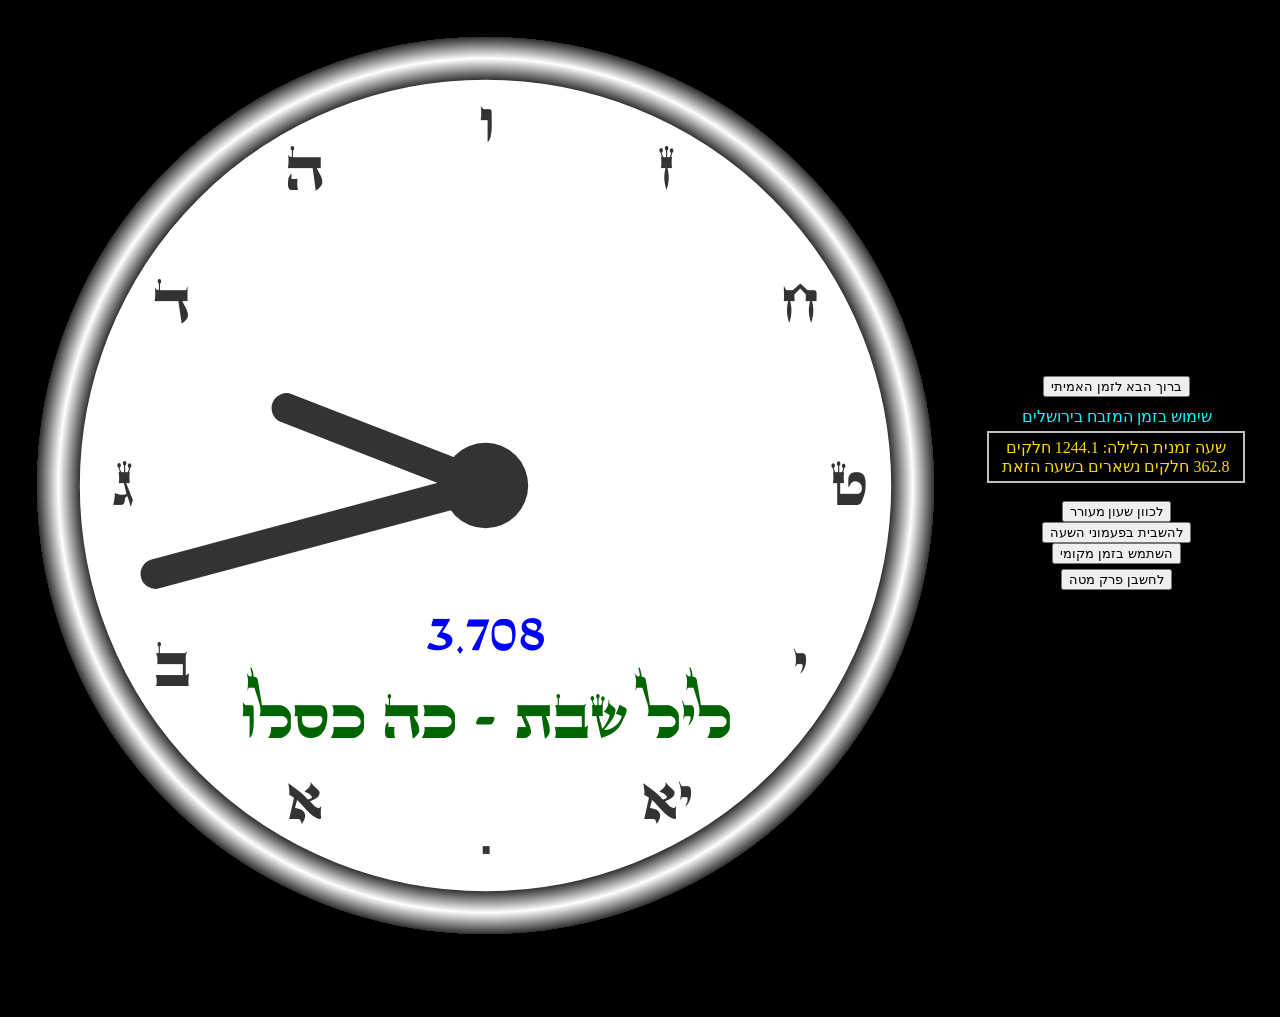
<file: zmanmizbeah/index.html>
<!DOCTYPE html>
<html>
<head>
  <meta charset="UTF-8">
  <meta name="viewport" content="width=device-width initial-scale=1.0 user-scalable=no">
<meta Http-Equiv="Cache-Control" Content="no-cache">
<meta Http-Equiv="Pragma" Content="no-cache">
<meta Http-Equiv="Expires" Content="0">
<meta Http-Equiv="Pragma-directive: no-cache">
<meta Http-Equiv="Cache-directive: no-cache">
  <title>זמן האמיתי - Halachic Clock</title>
  <link id="style" rel="stylesheet" type="text/css" href="clockStyle.css" media="all">
  <link rel="icon" type="image/x-icon" href="clock_ico.png" />
</head>
<body>
<audio id="chime" autoplay>
  <source src="gong.mp3" type="audio/mpeg">
</audio>
<table><tr><td id="canvasCell">
<canvas id="canvas" width="900" height="900" style="background-color:black" onmouseover="hideControls(true);" onmouseout="hideControls(false);">
Sorry, your browser does not support canvas.
</canvas></td>
<td id="controls" class="controls">
<button onclick="hourlyChime();">ברוך הבא לזמן האמיתי</button>
<div id="controlPanel" hidden>
  <div id="eyzehZman">שימוש בזמן המזבח בירושלים</div>
  <div id="shainfo" hidden></div>
  <br>
  <button onclick="setAlarmClock();">לכוון שעון מעורר</button>
  <button onclick="setHourlyChimes(this);">להשבית בפעמוני השעה</button>
  <button id="chooseLocalTime" onclick="getLocation();">השתמש בזמן מקומי</button>
  <button id="chooseMizbeahTime" onclick="setMizbeah();">השתמש בזמן המזבח</button>  
  <div id="alarmOptions" hidden>
    <span id="alarmOps" onchange="setAlarmClock(1);">שעה
      <input type="number" value="10.5" step="0.05" min="0" max="11.95" id="alarmTime" size="4"></input>
      <input type="radio" value="בלילה" id="alarmLayla" checked name="alarmDayOrNight">
        <label for="alarmLayla">בלילה</label>
      </input>
      <span class="aBitOfSpace"></span>
      <input type="radio" value="ביום" id="alarmYom" name="alarmDayOrNight">
        <label for="alarmYom">ביום</label>
      </input>
      <div>
        <button id="setAlarmNow" hidden onclick="setAlarmClock(2);">לכוון שעון מעורר ל</button>
      </div>
      <div id="alarmStatus" hidden></div>
    </span>
  </div>
  <div><button onclick="calcAndDisplayMetta(this);">לחשבן פרק מטה</button><span id="lst135"></span></div>
</div>
</td>
</tr>
<tr><td id="vertControlsHome" class="controls"></td></tr>
</table>
<script src="solarCalc.js"></script>
<script src="sun.js"></script>
<script src="https://ajax.googleapis.com/ajax/libs/jquery/2.1.4/jquery.min.js"></script>
<script src="clockFunctions.js"></script>
</body>
</html>
</file>
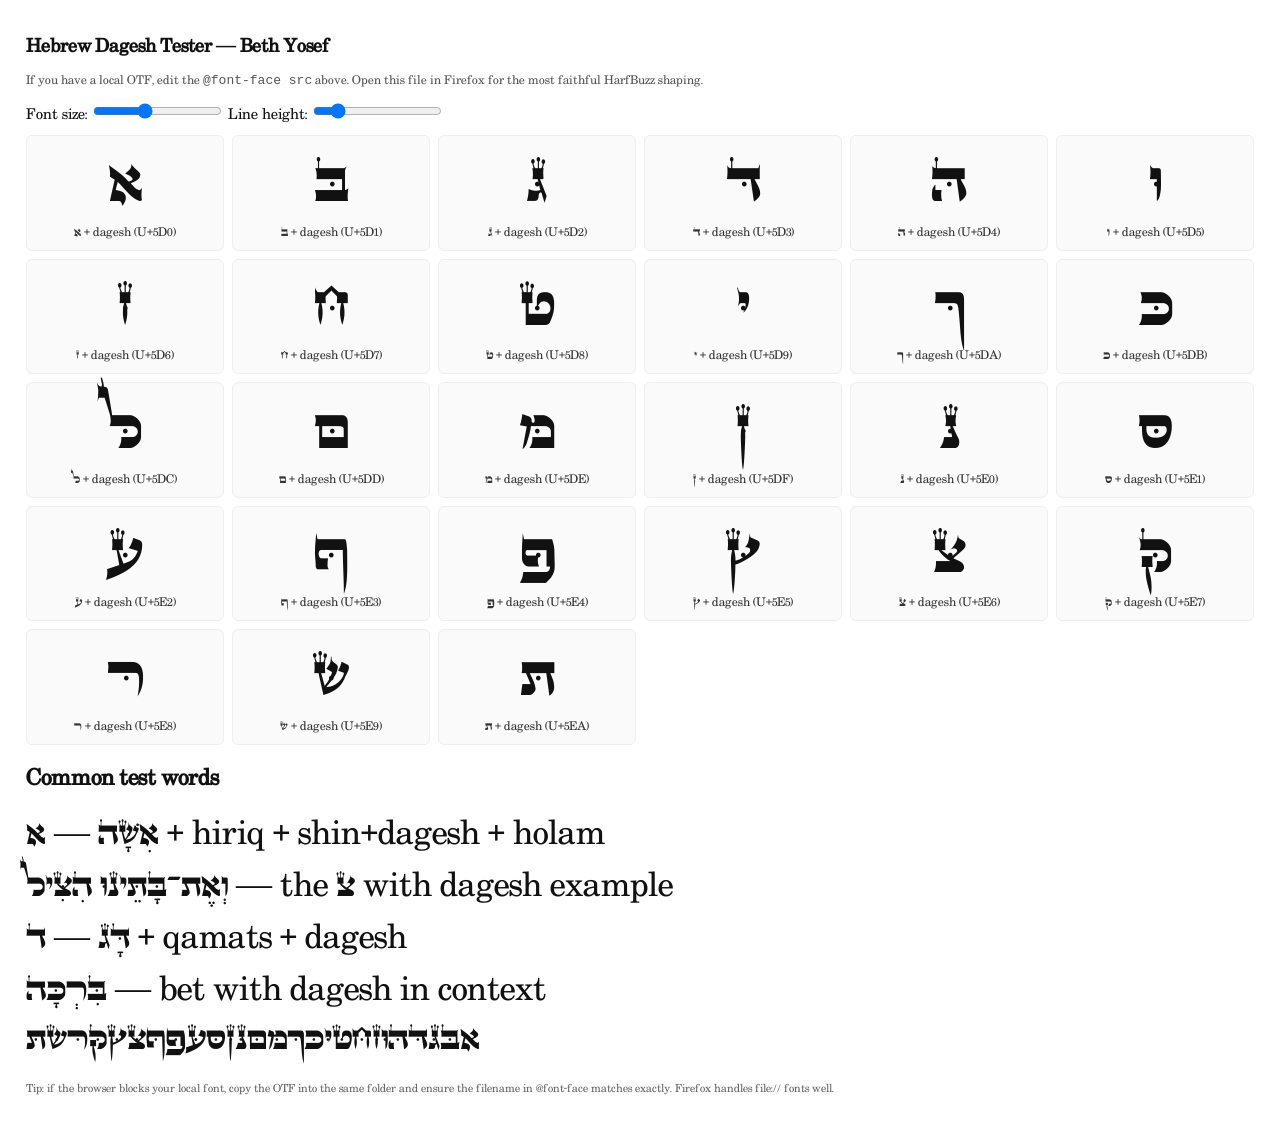
<file: fonts/quickTester.html>
<!doctype html>
<meta charset="utf-8">
<title>Hebrew Dagesh Tester — Beth Yosef</title>
<style>
  @font-face{
    font-family: "Beth_Yosef";
    /* Replace the filename below with your exported OTF */
    src: url("Beth_Yosef.woff2") format("woff2");
    font-display: swap;
  }

  :root{
    --size: 64px;
    --line: 1.15;
  }

  body{
    font-family: "Beth_Yosef";
    padding: 18px;
    background: #fff;
    color: #111;
  }

  h1{ font-size: 20px; margin: 8px 0 16px; }
  p.small{ font-size: 13px; color: #555; margin-top: 2px; }

  .controls{ margin-bottom: 12px; }
  .control label{ margin-right: 8px; font-size: 13px; }

  .grid{
    display: grid;
    grid-template-columns: repeat(6, minmax(0,1fr));
    gap: 8px;
    align-items: center;
  }

  .cell{
    border: 1px solid #eee;
    border-radius: 6px;
    padding: 10px;
    text-align: center;
    background: #fafafa;
  }

  .letter{
    font-size: var(--size);
    line-height: var(--line);
    display:block;
    margin-bottom:6px;
  }
  .label{ font-size:13px; color:#333 }

  .examples{ margin-top:18px; display:block; }
  .exampleLine{ font-size:36px; margin:10px 0; }

  footer{ margin-top:24px; font-size:12px; color:#666 }
</style>

<h1>Hebrew Dagesh Tester — Beth Yosef</h1>
<p class="small">If you have a local OTF, edit the <code>@font-face src</code> above. Open this file in Firefox for the most faithful HarfBuzz shaping.</p>

<div class="controls">
  <label>Font size: <input id="sizeRange" type="range" min="28" max="120" value="64"></label>
  <label>Line height: <input id="lineRange" type="range" min="1" max="2" step="0.05" value="1.15"></label>
</div>

<div class="grid" id="grid">
  <!-- Grid cells inserted by script -->
</div>

<section class="examples">
  <h2>Common test words</h2>
  <div class="exampleLine">אִשָּׁה — א + hiriq + shin+dagesh + holam</div>
  <div class="exampleLine">וְאֶת־בָּתֵּינוּ הִצִּיל — the צ with dagesh example</div>
  <div class="exampleLine">דָּג — ד + qamats + dagesh</div>
  <div class="exampleLine">בִּרְכָּה — bet with dagesh in context</div>
  <div class="exampleLine">אּבּגּדּהּוּזּחּטּיּכּךּמּםּנּןּסּעּּפּףּצּץּקּרּשּתּ</div>  
</section>

<footer>
  Tip: if the browser blocks your local font, copy the OTF into the same folder and ensure the filename in @font-face matches exactly. Firefox handles file:// fonts well.
</footer>

<script>
  // Hebrew base letters U+05D0 .. U+05EA
  const start = 0x05D0;
  const end   = 0x05EA;
  const COMBINING_DAGESH = '\u05BC';

  const grid = document.getElementById('grid');

  for (let cp = start; cp <= end; cp++) {
    const base = String.fromCodePoint(cp);
    const combined = base + COMBINING_DAGESH;

    const cell = document.createElement('div');
    cell.className = 'cell';

    const letter = document.createElement('div');
    letter.className = 'letter';
    letter.textContent = combined;

    const label = document.createElement('div');
    label.className = 'label';
    label.textContent = `${base} + dagesh (U+${cp.toString(16).toUpperCase()})`;

    cell.appendChild(letter);
    cell.appendChild(label);
    grid.appendChild(cell);
  }

  // controls
  const sizeRange = document.getElementById('sizeRange');
  const lineRange = document.getElementById('lineRange');
  sizeRange.addEventListener('input', e => {
    document.documentElement.style.setProperty('--size', e.target.value + 'px');
  });
  lineRange.addEventListener('input', e => {
    document.documentElement.style.setProperty('--line', e.target.value);
  });
</script>
</file>
<file: zmanmizbeah/clockStyle.css>
@font-face {
  font-family: 'StamAshkenazCLM';
  src: url('/fonts/StamAshkenazCLM.woff2') format('woff2'),
       url('/fonts/StamAshkenazCLM.woff') format('woff'),
       url('/fonts/StamAshkenazCLM.ttf') format('truetype');

/*
  font-family: 'ashurith';
  src: url('/fonts/ashurith.woff2') format('woff2'),
       url('/fonts/ashurith.woff') format('woff'),
       url('/fonts/ashurith.ttf') format('truetype');
*/

  font-weight: normal;
  font-style: normal;
}


body {
  background-color: black;
}

table, tr, td {
  border: none;
  padding: none;
}

.aBitOfSpace {
  padding-left: 10px;
}

#canvas {
  cursor: none; 
}

.controls {
  padding: 20px;
  text-align: center;
  direction: rtl;
}

div {
  padding: 5px;
  color: aqua; 
}

#alarmStatus {
  border: solid gold 1px;
  text-align: right;
  direction: rtl;
}

#shainfo {
  margin: auto;
  border: solid silver 2px;
  width: 95%;
  text-align: center;
  direction: rtl;
  color: gold;
}
</file>
